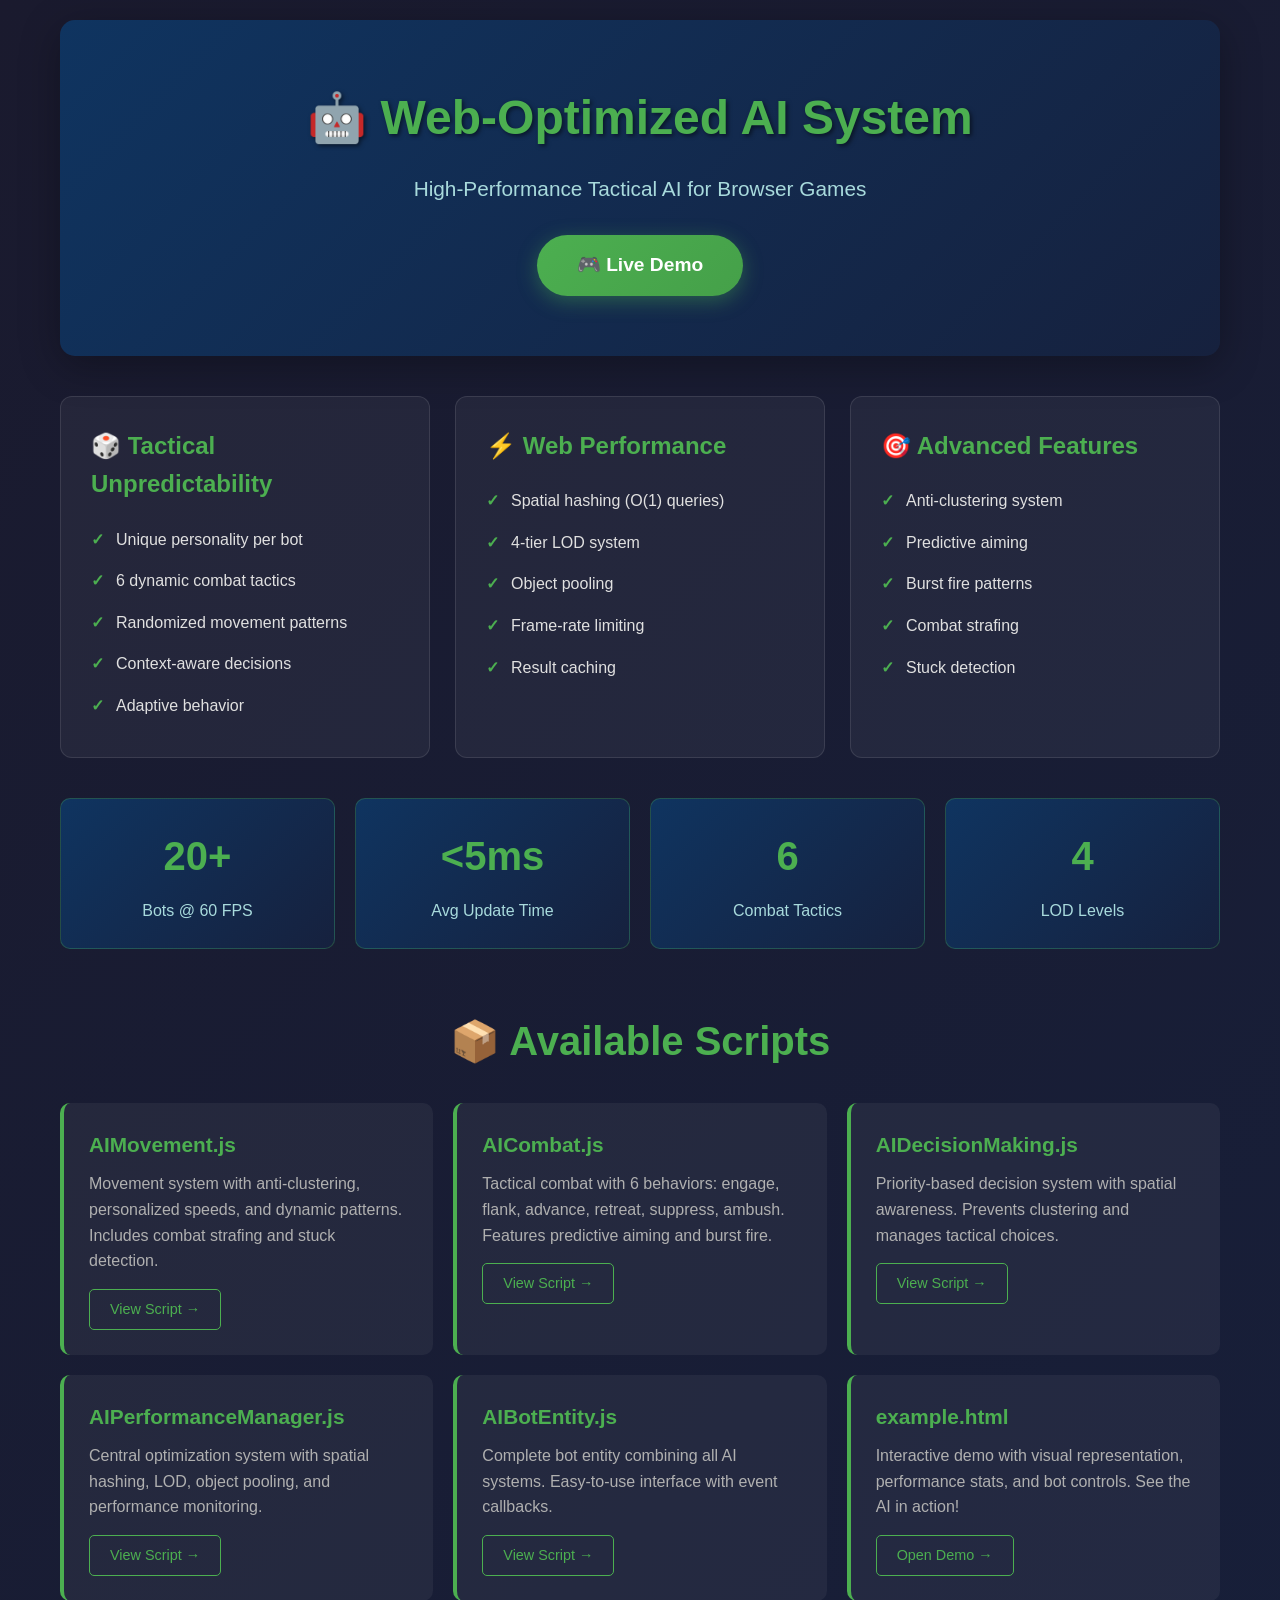
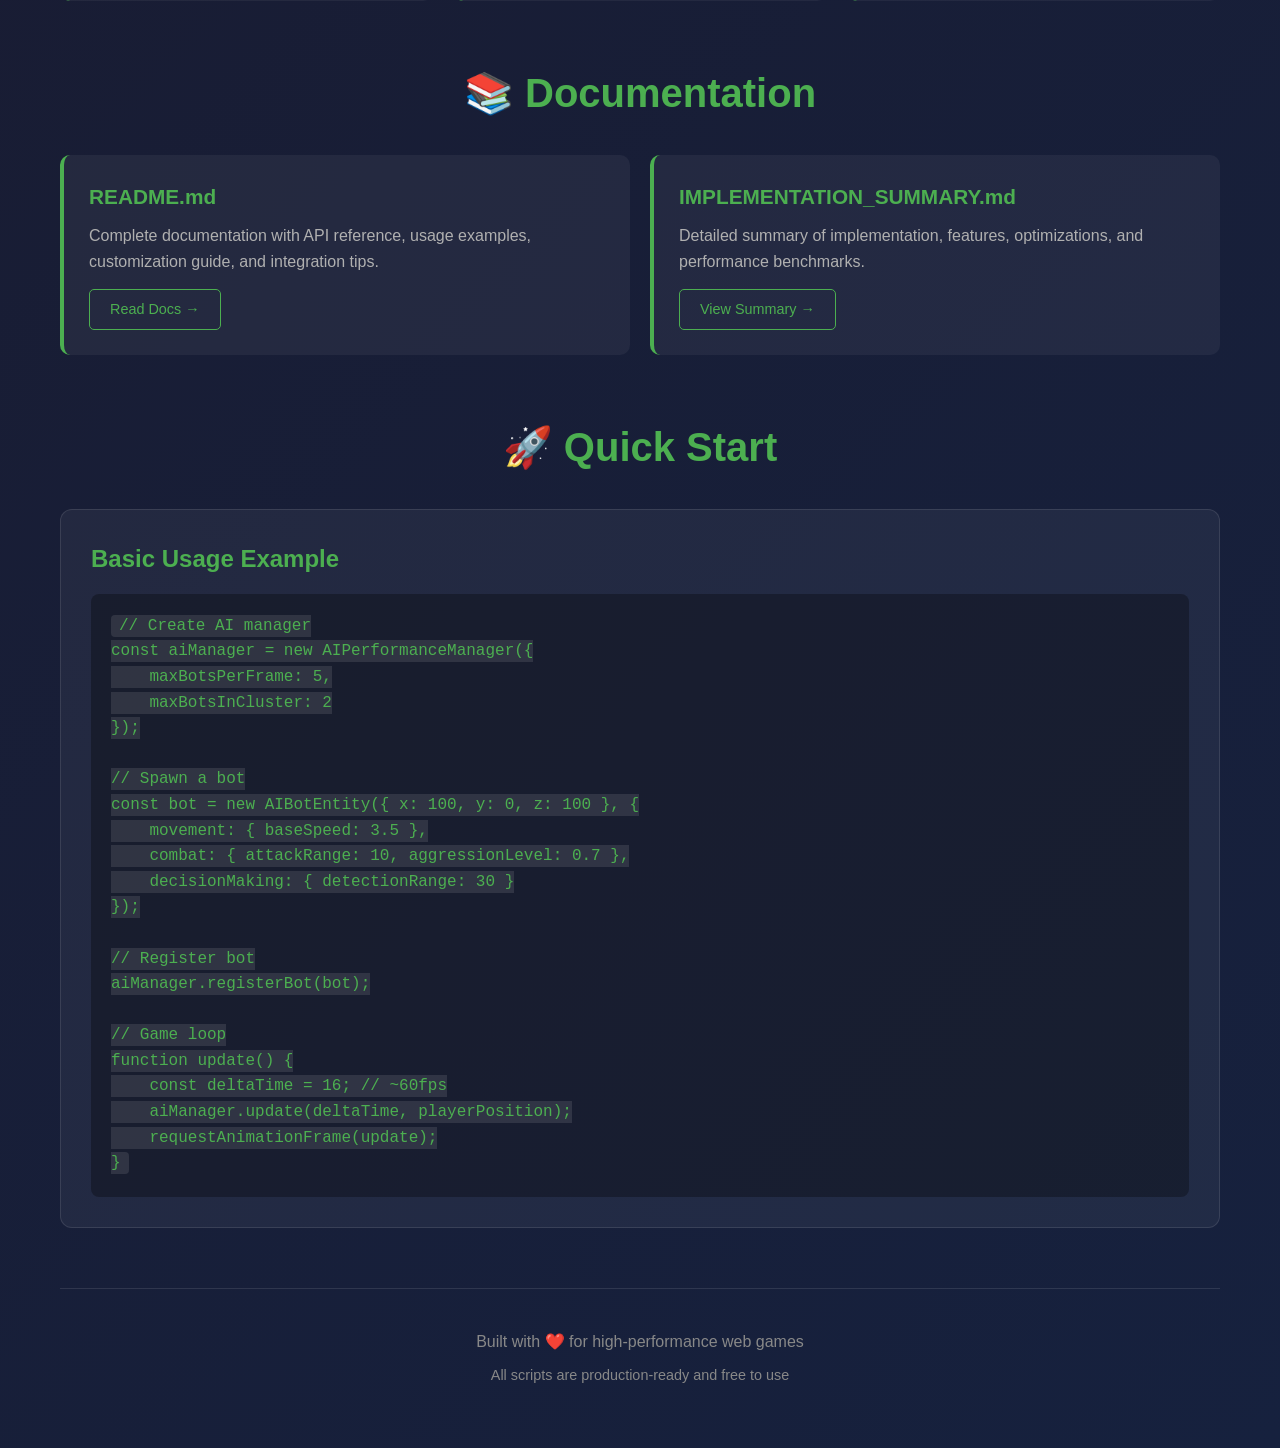
<file: BotAI/WebOptimized/index.html>
<!DOCTYPE html>
<html lang="en">
<head>
    <meta charset="UTF-8">
    <meta name="viewport" content="width=device-width, initial-scale=1.0">
    <title>Web-Optimized AI System - Documentation</title>
    <style>
        * {
            margin: 0;
            padding: 0;
            box-sizing: border-box;
        }
        
        body {
            font-family: 'Segoe UI', Tahoma, Geneva, Verdana, sans-serif;
            background: linear-gradient(135deg, #1a1a2e 0%, #16213e 100%);
            color: #e0e0e0;
            line-height: 1.6;
        }
        
        .container {
            max-width: 1200px;
            margin: 0 auto;
            padding: 20px;
        }
        
        header {
            text-align: center;
            padding: 60px 20px;
            background: linear-gradient(135deg, #0f3460 0%, #16213e 100%);
            border-radius: 15px;
            margin-bottom: 40px;
            box-shadow: 0 10px 40px rgba(0, 0, 0, 0.3);
        }
        
        h1 {
            font-size: 3em;
            margin-bottom: 15px;
            color: #4CAF50;
            text-shadow: 2px 2px 4px rgba(0, 0, 0, 0.5);
        }
        
        .tagline {
            font-size: 1.3em;
            color: #a8dadc;
            margin-bottom: 30px;
        }
        
        .demo-button {
            display: inline-block;
            background: linear-gradient(135deg, #4CAF50 0%, #45a049 100%);
            color: white;
            padding: 15px 40px;
            border-radius: 50px;
            text-decoration: none;
            font-size: 1.2em;
            font-weight: bold;
            box-shadow: 0 5px 20px rgba(76, 175, 80, 0.4);
            transition: all 0.3s ease;
        }
        
        .demo-button:hover {
            transform: translateY(-2px);
            box-shadow: 0 8px 30px rgba(76, 175, 80, 0.6);
        }
        
        .features {
            display: grid;
            grid-template-columns: repeat(auto-fit, minmax(300px, 1fr));
            gap: 25px;
            margin: 40px 0;
        }
        
        .feature-card {
            background: rgba(255, 255, 255, 0.05);
            padding: 30px;
            border-radius: 12px;
            border: 1px solid rgba(255, 255, 255, 0.1);
            transition: all 0.3s ease;
        }
        
        .feature-card:hover {
            background: rgba(255, 255, 255, 0.08);
            transform: translateY(-5px);
            box-shadow: 0 10px 30px rgba(0, 0, 0, 0.3);
        }
        
        .feature-card h3 {
            color: #4CAF50;
            margin-bottom: 15px;
            font-size: 1.5em;
        }
        
        .feature-card ul {
            list-style: none;
            padding-left: 0;
        }
        
        .feature-card li {
            padding: 8px 0;
            padding-left: 25px;
            position: relative;
        }
        
        .feature-card li:before {
            content: "✓";
            position: absolute;
            left: 0;
            color: #4CAF50;
            font-weight: bold;
        }
        
        .scripts-section {
            margin: 60px 0;
        }
        
        .scripts-section h2 {
            color: #4CAF50;
            font-size: 2.5em;
            margin-bottom: 30px;
            text-align: center;
        }
        
        .script-list {
            display: grid;
            grid-template-columns: repeat(auto-fit, minmax(350px, 1fr));
            gap: 20px;
        }
        
        .script-item {
            background: rgba(255, 255, 255, 0.05);
            padding: 25px;
            border-radius: 10px;
            border-left: 4px solid #4CAF50;
            transition: all 0.3s ease;
        }
        
        .script-item:hover {
            background: rgba(255, 255, 255, 0.08);
            border-left-width: 8px;
        }
        
        .script-item h4 {
            color: #4CAF50;
            font-size: 1.3em;
            margin-bottom: 10px;
        }
        
        .script-item p {
            color: #b0b0b0;
            margin-bottom: 15px;
        }
        
        .script-link {
            display: inline-block;
            color: #4CAF50;
            text-decoration: none;
            padding: 8px 20px;
            border: 1px solid #4CAF50;
            border-radius: 5px;
            transition: all 0.3s ease;
            font-size: 0.9em;
        }
        
        .script-link:hover {
            background: #4CAF50;
            color: white;
        }
        
        .stats-grid {
            display: grid;
            grid-template-columns: repeat(auto-fit, minmax(200px, 1fr));
            gap: 20px;
            margin: 40px 0;
        }
        
        .stat-box {
            background: linear-gradient(135deg, #0f3460 0%, #16213e 100%);
            padding: 25px;
            border-radius: 10px;
            text-align: center;
            border: 1px solid rgba(76, 175, 80, 0.3);
        }
        
        .stat-number {
            font-size: 2.5em;
            color: #4CAF50;
            font-weight: bold;
            display: block;
            margin-bottom: 10px;
        }
        
        .stat-label {
            color: #a8dadc;
            font-size: 1em;
        }
        
        footer {
            text-align: center;
            padding: 40px 20px;
            margin-top: 60px;
            border-top: 1px solid rgba(255, 255, 255, 0.1);
            color: #888;
        }
        
        code {
            background: rgba(255, 255, 255, 0.1);
            padding: 2px 8px;
            border-radius: 4px;
            font-family: 'Courier New', monospace;
            color: #4CAF50;
        }
    </style>
</head>
<body>
    <div class="container">
        <header>
            <h1>🤖 Web-Optimized AI System</h1>
            <p class="tagline">High-Performance Tactical AI for Browser Games</p>
            <a href="example.html" class="demo-button">🎮 Live Demo</a>
        </header>
        
        <div class="features">
            <div class="feature-card">
                <h3>🎲 Tactical Unpredictability</h3>
                <ul>
                    <li>Unique personality per bot</li>
                    <li>6 dynamic combat tactics</li>
                    <li>Randomized movement patterns</li>
                    <li>Context-aware decisions</li>
                    <li>Adaptive behavior</li>
                </ul>
            </div>
            
            <div class="feature-card">
                <h3>⚡ Web Performance</h3>
                <ul>
                    <li>Spatial hashing (O(1) queries)</li>
                    <li>4-tier LOD system</li>
                    <li>Object pooling</li>
                    <li>Frame-rate limiting</li>
                    <li>Result caching</li>
                </ul>
            </div>
            
            <div class="feature-card">
                <h3>🎯 Advanced Features</h3>
                <ul>
                    <li>Anti-clustering system</li>
                    <li>Predictive aiming</li>
                    <li>Burst fire patterns</li>
                    <li>Combat strafing</li>
                    <li>Stuck detection</li>
                </ul>
            </div>
        </div>
        
        <div class="stats-grid">
            <div class="stat-box">
                <span class="stat-number">20+</span>
                <span class="stat-label">Bots @ 60 FPS</span>
            </div>
            <div class="stat-box">
                <span class="stat-number">&lt;5ms</span>
                <span class="stat-label">Avg Update Time</span>
            </div>
            <div class="stat-box">
                <span class="stat-number">6</span>
                <span class="stat-label">Combat Tactics</span>
            </div>
            <div class="stat-box">
                <span class="stat-number">4</span>
                <span class="stat-label">LOD Levels</span>
            </div>
        </div>
        
        <section class="scripts-section">
            <h2>📦 Available Scripts</h2>
            <div class="script-list">
                <div class="script-item">
                    <h4>AIMovement.js</h4>
                    <p>Movement system with anti-clustering, personalized speeds, and dynamic patterns. Includes combat strafing and stuck detection.</p>
                    <a href="AIMovement.js" class="script-link">View Script →</a>
                </div>
                
                <div class="script-item">
                    <h4>AICombat.js</h4>
                    <p>Tactical combat with 6 behaviors: engage, flank, advance, retreat, suppress, ambush. Features predictive aiming and burst fire.</p>
                    <a href="AICombat.js" class="script-link">View Script →</a>
                </div>
                
                <div class="script-item">
                    <h4>AIDecisionMaking.js</h4>
                    <p>Priority-based decision system with spatial awareness. Prevents clustering and manages tactical choices.</p>
                    <a href="AIDecisionMaking.js" class="script-link">View Script →</a>
                </div>
                
                <div class="script-item">
                    <h4>AIPerformanceManager.js</h4>
                    <p>Central optimization system with spatial hashing, LOD, object pooling, and performance monitoring.</p>
                    <a href="AIPerformanceManager.js" class="script-link">View Script →</a>
                </div>
                
                <div class="script-item">
                    <h4>AIBotEntity.js</h4>
                    <p>Complete bot entity combining all AI systems. Easy-to-use interface with event callbacks.</p>
                    <a href="AIBotEntity.js" class="script-link">View Script →</a>
                </div>
                
                <div class="script-item">
                    <h4>example.html</h4>
                    <p>Interactive demo with visual representation, performance stats, and bot controls. See the AI in action!</p>
                    <a href="example.html" class="script-link">Open Demo →</a>
                </div>
            </div>
        </section>
        
        <section class="scripts-section">
            <h2>📚 Documentation</h2>
            <div class="script-list">
                <div class="script-item">
                    <h4>README.md</h4>
                    <p>Complete documentation with API reference, usage examples, customization guide, and integration tips.</p>
                    <a href="README.md" class="script-link">Read Docs →</a>
                </div>
                
                <div class="script-item">
                    <h4>IMPLEMENTATION_SUMMARY.md</h4>
                    <p>Detailed summary of implementation, features, optimizations, and performance benchmarks.</p>
                    <a href="IMPLEMENTATION_SUMMARY.md" class="script-link">View Summary →</a>
                </div>
            </div>
        </section>
        
        <section class="scripts-section">
            <h2>🚀 Quick Start</h2>
            <div class="feature-card">
                <h3>Basic Usage Example</h3>
                <pre style="background: rgba(0,0,0,0.3); padding: 20px; border-radius: 8px; overflow-x: auto; color: #e0e0e0;">
<code>// Create AI manager
const aiManager = new AIPerformanceManager({
    maxBotsPerFrame: 5,
    maxBotsInCluster: 2
});

// Spawn a bot
const bot = new AIBotEntity({ x: 100, y: 0, z: 100 }, {
    movement: { baseSpeed: 3.5 },
    combat: { attackRange: 10, aggressionLevel: 0.7 },
    decisionMaking: { detectionRange: 30 }
});

// Register bot
aiManager.registerBot(bot);

// Game loop
function update() {
    const deltaTime = 16; // ~60fps
    aiManager.update(deltaTime, playerPosition);
    requestAnimationFrame(update);
}</code></pre>
            </div>
        </section>
        
        <footer>
            <p>Built with ❤️ for high-performance web games</p>
            <p style="margin-top: 10px; font-size: 0.9em;">
                All scripts are production-ready and free to use
            </p>
        </footer>
    </div>
</body>
</html>
</file>
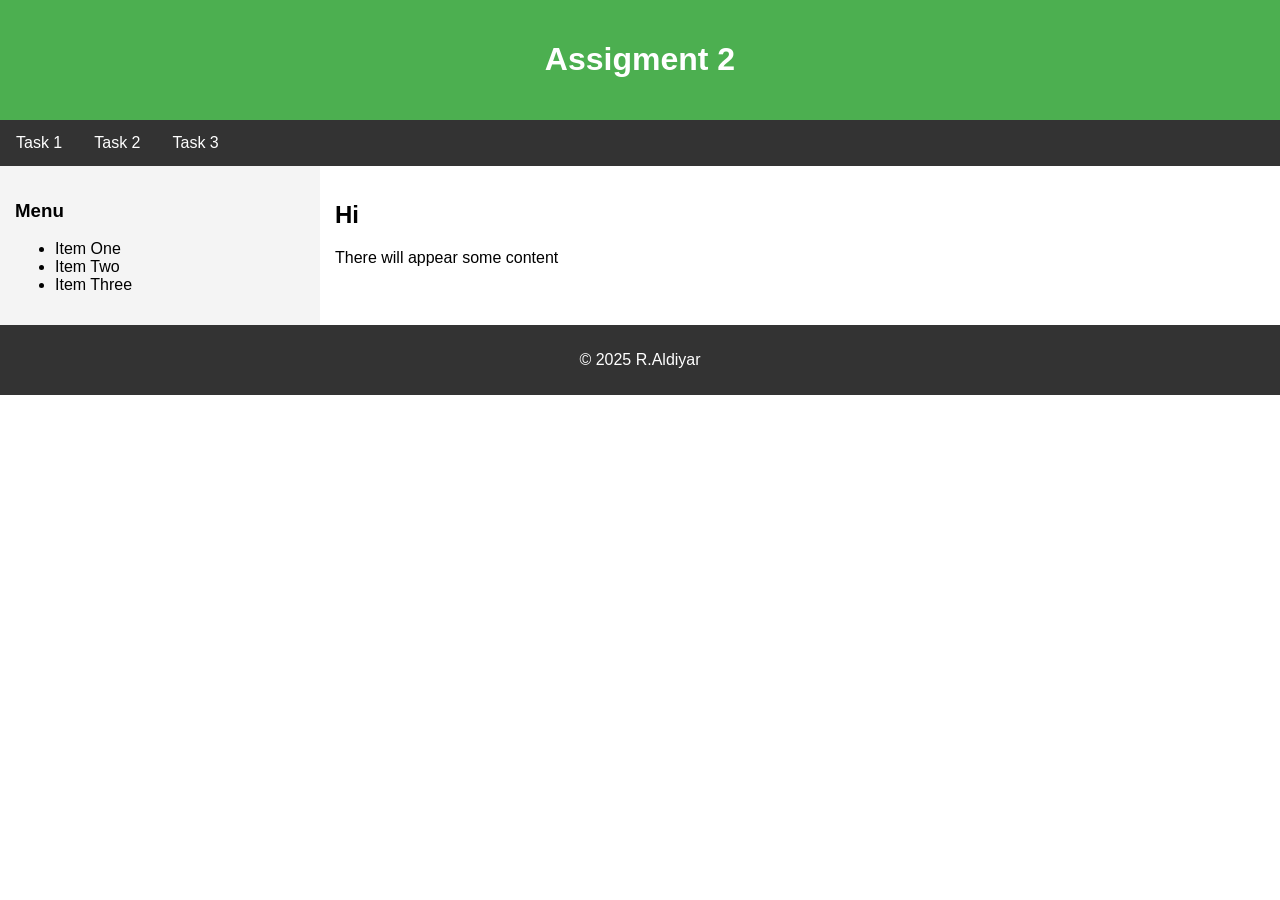
<file: Task1/task1.html>
﻿<!DOCTYPE html>
<html lang="en">
<head>
    <meta charset="UTF-8">
    <title>Task 1 - Simple Layout</title>
    <link rel="stylesheet" href="style.css">
</head>
<body>

    <!-- Header -->
    <div id="header">
        <h1>Assigment 2</h1>
    </div>

    <!-- Navigation bar -->
    <div id="navbar">
        <a href="task1.html">Task 1</a>
        <a href="exercise1/task2.html">Task 2</a>
        <a href="exercise3/task3.html">Task 3</a>
    </div>

    <!-- Sidebar -->
    <div id="sidebar">
        <h3>Menu</h3>
        <ul>
            <li>Item One</li>
            <li>Item Two</li>
            <li>Item Three</li>
        </ul>
    </div>

    <!-- Main Content -->
    <div id="content">
        <h2>Hi</h2>
        <p>There will appear some content</p>
    </div>

    <div id="footer">
        <p>&copy; 2025 R.Aldiyar</p>
    </div>
</body>
</html>
</file>
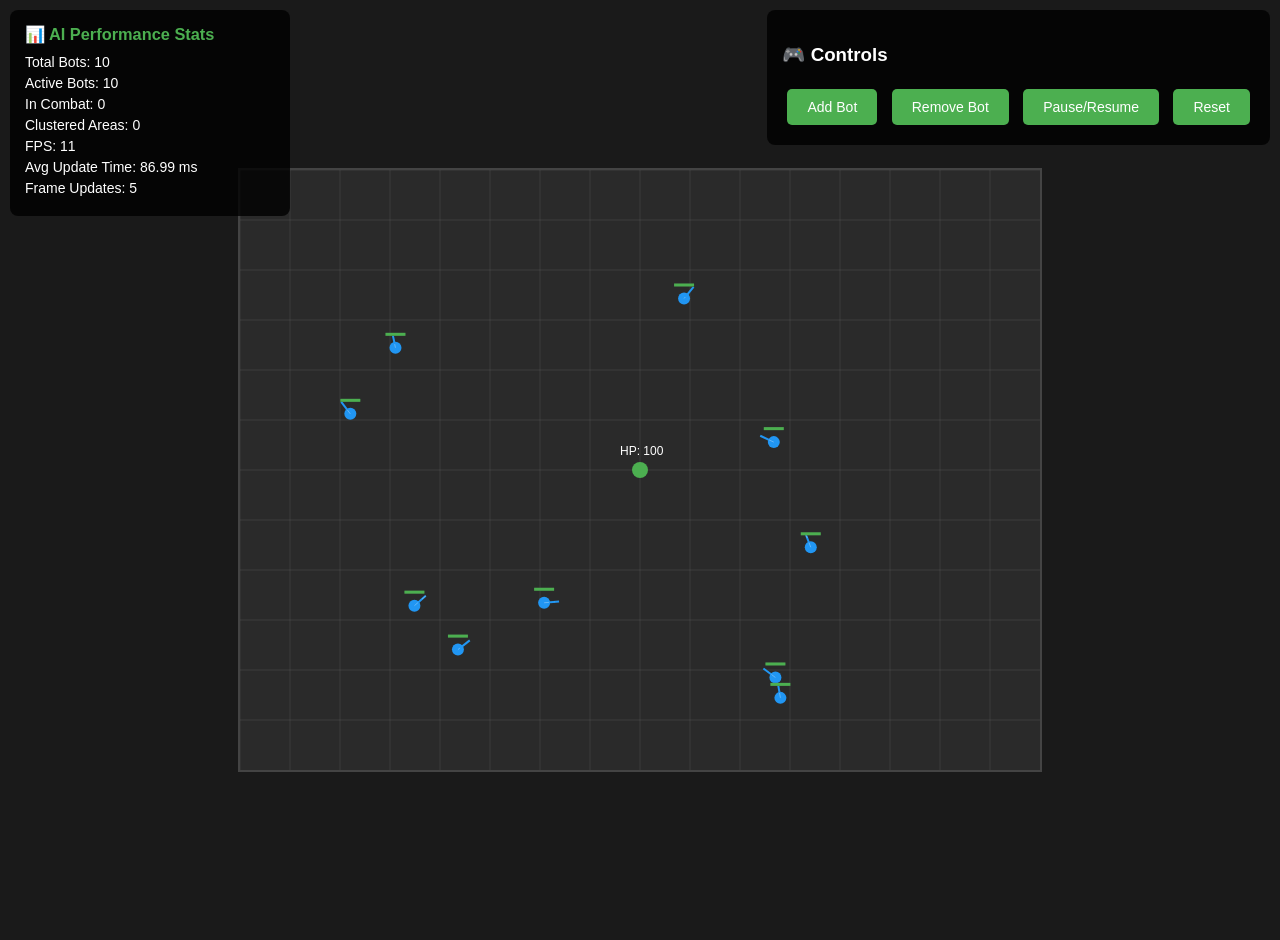
<file: BotAI/WebOptimized/example.html>
<!DOCTYPE html>
<html lang="en">
<head>
    <meta charset="UTF-8">
    <meta name="viewport" content="width=device-width, initial-scale=1.0">
    <title>AI Bot System - Example</title>
    <style>
        body {
            margin: 0;
            font-family: 'Segoe UI', Tahoma, Geneva, Verdana, sans-serif;
            background: #1a1a1a;
            color: #fff;
        }
        
        #gameCanvas {
            display: block;
            background: #2a2a2a;
            border: 2px solid #444;
        }
        
        #stats {
            position: absolute;
            top: 10px;
            left: 10px;
            background: rgba(0, 0, 0, 0.8);
            padding: 15px;
            border-radius: 8px;
            font-size: 14px;
            min-width: 250px;
        }
        
        #stats h3 {
            margin: 0 0 10px 0;
            color: #4CAF50;
        }
        
        #stats div {
            margin: 5px 0;
        }
        
        #controls {
            position: absolute;
            top: 10px;
            right: 10px;
            background: rgba(0, 0, 0, 0.8);
            padding: 15px;
            border-radius: 8px;
        }
        
        button {
            background: #4CAF50;
            color: white;
            border: none;
            padding: 10px 20px;
            margin: 5px;
            border-radius: 5px;
            cursor: pointer;
            font-size: 14px;
        }
        
        button:hover {
            background: #45a049;
        }
        
        .container {
            display: flex;
            justify-content: center;
            align-items: center;
            min-height: 100vh;
            padding: 20px;
        }
    </style>
</head>
<body>
    <div class="container">
        <canvas id="gameCanvas" width="800" height="600"></canvas>
    </div>
    
    <div id="stats">
        <h3>📊 AI Performance Stats</h3>
        <div>Total Bots: <span id="totalBots">0</span></div>
        <div>Active Bots: <span id="activeBots">0</span></div>
        <div>In Combat: <span id="combatBots">0</span></div>
        <div>Clustered Areas: <span id="clusteredAreas">0</span></div>
        <div>FPS: <span id="fps">60</span></div>
        <div>Avg Update Time: <span id="updateTime">0</span> ms</div>
        <div>Frame Updates: <span id="frameUpdates">0</span></div>
    </div>
    
    <div id="controls">
        <h3>🎮 Controls</h3>
        <button onclick="spawnBot()">Add Bot</button>
        <button onclick="removeBot()">Remove Bot</button>
        <button onclick="togglePause()">Pause/Resume</button>
        <button onclick="resetSimulation()">Reset</button>
    </div>

    <!-- Load AI Scripts -->
    <script src="AIMovement.js"></script>
    <script src="AICombat.js"></script>
    <script src="AIDecisionMaking.js"></script>
    <script src="AIPerformanceManager.js"></script>
    <script src="AIBotEntity.js"></script>
    
    <script>
        // Setup canvas
        const canvas = document.getElementById('gameCanvas');
        const ctx = canvas.getContext('2d');
        
        // Game state
        let isPaused = false;
        let lastFrameTime = performance.now();
        
        // Player position (mouse controlled)
        const player = {
            position: { x: 400, y: 0, z: 300 },
            velocity: { x: 0, y: 0, z: 0 },
            health: 100,
            maxHealth: 100,
            takeDamage: function(damage) {
                this.health = Math.max(0, this.health - damage);
            }
        };
        
        // AI Manager
        const aiManager = new AIPerformanceManager({
            maxBotsPerFrame: 5,
            spatialGridSize: 10,
            maxBotsInCluster: 2
        });
        
        // Bot spawning
        function spawnBot() {
            const x = Math.random() * 700 + 50;
            const z = Math.random() * 500 + 50;
            
            const bot = new AIBotEntity({ x, y: 0, z }, {
                movement: {
                    baseSpeed: 3 + Math.random() * 2,
                    personalSpaceRadius: 3
                },
                combat: {
                    attackRange: 8 + Math.random() * 4,
                    aggressionLevel: 0.5 + Math.random() * 0.4
                },
                decisionMaking: {
                    detectionRange: 25 + Math.random() * 10
                }
            });
            
            // Setup callbacks
            bot.onAttack = (isHit) => {
                if (isHit) {
                    player.takeDamage(bot.combat.weaponDamage);
                }
            };
            
            aiManager.registerBot(bot);
        }
        
        function removeBot() {
            if (aiManager.allBots.length > 0) {
                const bot = aiManager.allBots[aiManager.allBots.length - 1];
                aiManager.unregisterBot(bot);
            }
        }
        
        function togglePause() {
            isPaused = !isPaused;
        }
        
        function resetSimulation() {
            aiManager.clearAll();
            player.health = player.maxHealth;
        }
        
        // Mouse tracking for player position
        canvas.addEventListener('mousemove', (e) => {
            const rect = canvas.getBoundingClientRect();
            player.position.x = e.clientX - rect.left;
            player.position.z = e.clientY - rect.top;
        });
        
        // Main game loop
        function gameLoop() {
            const now = performance.now();
            const deltaTime = now - lastFrameTime;
            lastFrameTime = now;
            
            // Clear canvas
            ctx.fillStyle = '#2a2a2a';
            ctx.fillRect(0, 0, canvas.width, canvas.height);
            
            if (!isPaused) {
                // Update AI system
                aiManager.update(deltaTime, player.position);
                
                // Update stats display
                updateStats();
            }
            
            // Render
            render();
            
            requestAnimationFrame(gameLoop);
        }
        
        // Render function
        function render() {
            // Draw spatial grid (debug)
            ctx.strokeStyle = 'rgba(100, 100, 100, 0.3)';
            ctx.lineWidth = 1;
            for (let x = 0; x < canvas.width; x += 50) {
                ctx.beginPath();
                ctx.moveTo(x, 0);
                ctx.lineTo(x, canvas.height);
                ctx.stroke();
            }
            for (let y = 0; y < canvas.height; y += 50) {
                ctx.beginPath();
                ctx.moveTo(0, y);
                ctx.lineTo(canvas.width, y);
                ctx.stroke();
            }
            
            // Draw player
            ctx.fillStyle = '#4CAF50';
            ctx.beginPath();
            ctx.arc(player.position.x, player.position.z, 8, 0, Math.PI * 2);
            ctx.fill();
            
            // Draw player health
            ctx.fillStyle = '#fff';
            ctx.font = '12px Arial';
            ctx.fillText(`HP: ${Math.round(player.health)}`, player.position.x - 20, player.position.z - 15);
            
            // Draw bots
            for (const bot of aiManager.allBots) {
                if (!bot || !bot.active) continue;
                
                const state = bot.getState();
                
                // Bot color based on state
                let color = '#888';
                if (state.isInCombat) color = '#f44336';
                else if (state.decision === 'hunt') color = '#ff9800';
                else if (state.decision === 'patrol') color = '#2196F3';
                
                // Draw bot
                ctx.fillStyle = color;
                ctx.beginPath();
                ctx.arc(bot.position.x, bot.position.z, 6, 0, Math.PI * 2);
                ctx.fill();
                
                // Draw direction indicator
                ctx.strokeStyle = color;
                ctx.lineWidth = 2;
                ctx.beginPath();
                ctx.moveTo(bot.position.x, bot.position.z);
                ctx.lineTo(
                    bot.position.x + Math.sin(bot.rotation) * 15,
                    bot.position.z + Math.cos(bot.rotation) * 15
                );
                ctx.stroke();
                
                // Draw destination if has one
                if (bot.movement.hasDestination && bot.movement.destination) {
                    ctx.strokeStyle = 'rgba(255, 255, 255, 0.3)';
                    ctx.lineWidth = 1;
                    ctx.setLineDash([5, 5]);
                    ctx.beginPath();
                    ctx.moveTo(bot.position.x, bot.position.z);
                    ctx.lineTo(bot.movement.destination.x, bot.movement.destination.z);
                    ctx.stroke();
                    ctx.setLineDash([]);
                }
                
                // Draw health bar
                const healthWidth = 20;
                const healthHeight = 3;
                const healthPercent = state.health;
                
                ctx.fillStyle = '#333';
                ctx.fillRect(bot.position.x - healthWidth/2, bot.position.z - 15, healthWidth, healthHeight);
                ctx.fillStyle = healthPercent > 0.5 ? '#4CAF50' : (healthPercent > 0.25 ? '#ff9800' : '#f44336');
                ctx.fillRect(bot.position.x - healthWidth/2, bot.position.z - 15, healthWidth * healthPercent, healthHeight);
            }
        }
        
        // Update stats display
        function updateStats() {
            const stats = aiManager.getStats();
            
            document.getElementById('totalBots').textContent = stats.totalBots;
            document.getElementById('activeBots').textContent = stats.activeBots;
            document.getElementById('combatBots').textContent = stats.botsInCombat;
            document.getElementById('clusteredAreas').textContent = stats.clusteredAreas;
            document.getElementById('fps').textContent = stats.fps;
            document.getElementById('updateTime').textContent = stats.avgUpdateTime.toFixed(2);
            document.getElementById('frameUpdates').textContent = stats.frameUpdateCount;
        }
        
        // Initialize with some bots
        for (let i = 0; i < 10; i++) {
            spawnBot();
        }
        
        // Start game loop
        gameLoop();
    </script>
</body>
</html>
</file>
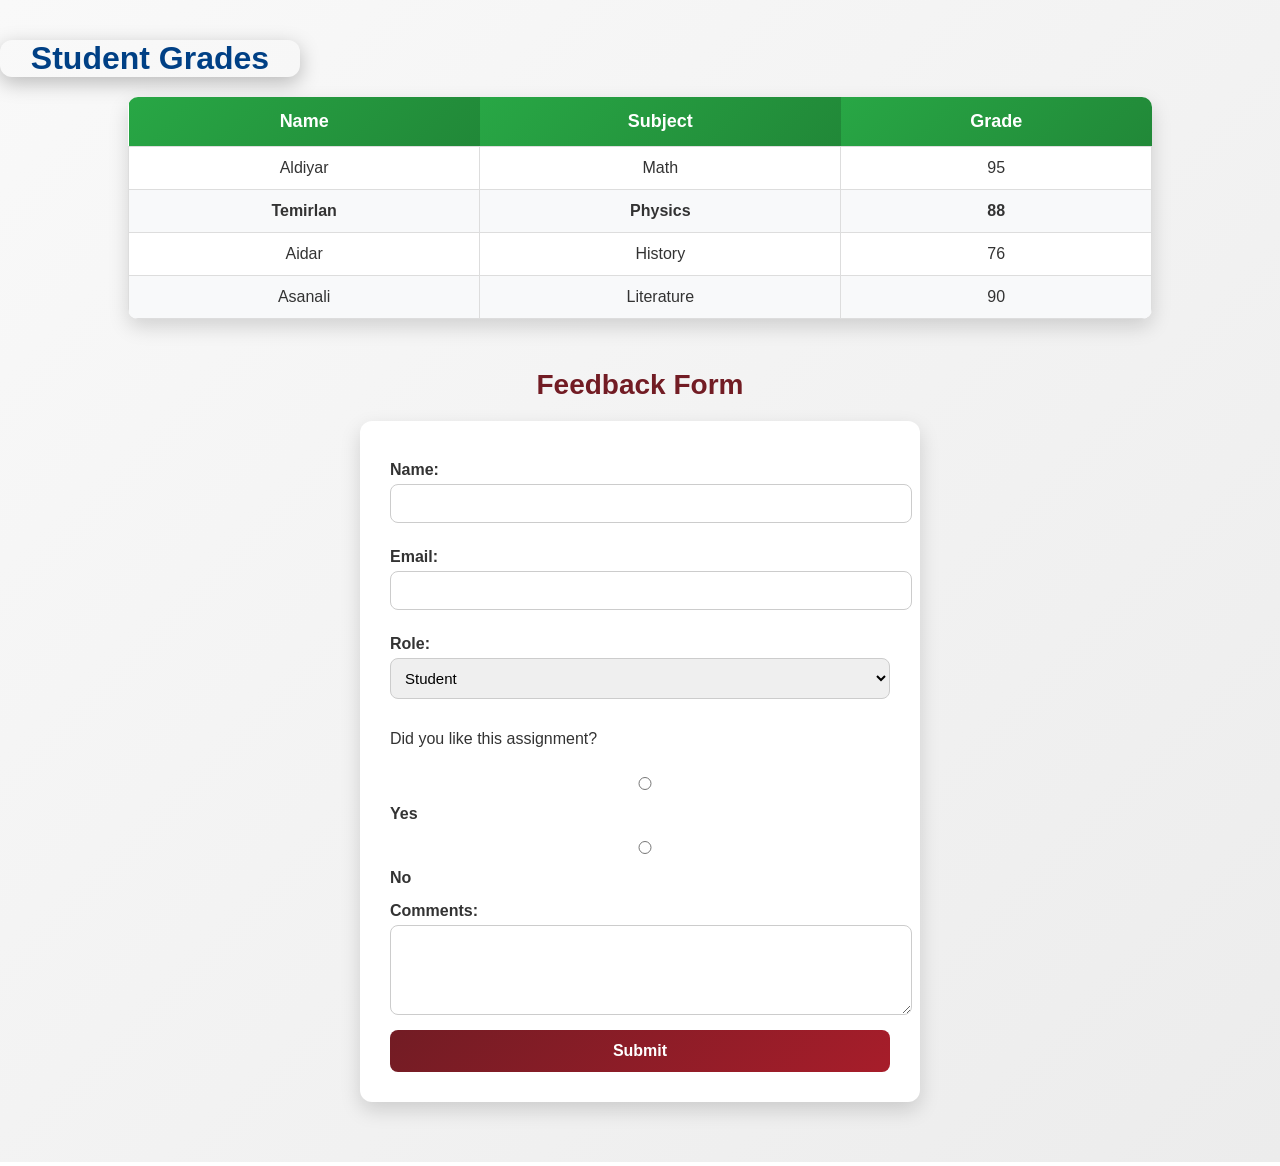
<file: Task1/exercise3/task3.html>
﻿<!DOCTYPE html>
<html lang="en">
<head>
    <meta charset="UTF-8">
    <title>Task 3 - Table and Form</title>
    <link rel="stylesheet" href="stylen.css">
</head>
<body>

    <h1 id="table-heading">Student Grades</h1>

    <table>
        <thead>
            <tr>
                <th>Name</th>
                <th>Subject</th>
                <th>Grade</th>
            </tr>
        </thead>
        <tbody>
            <tr>
                <td>Aldiyar</td>
                <td>Math</td>
                <td>95</td>
            </tr>
            <tr class="highlight-row">
                <td>Temirlan</td>
                <td>Physics</td>
                <td>88</td>
            </tr>
            <tr>
                <td>Aidar</td>
                <td>History</td>
                <td>76</td>
            </tr>
            <tr>
                <td>Asanali</td>
                <td>Literature</td>
                <td>90</td>
            </tr>
        </tbody>
    </table>

    <!-- Форма -->
    <h1 id="form-heading">Feedback Form</h1>

    <form id="feedback-form">
        <label for="name">Name:</label>
        <input type="text" id="name" name="name" required>

        <label for="email">Email:</label>
        <input type="email" id="email" name="email" required>

        <label for="role">Role:</label>
        <select id="role" name="role">
            <option>Student</option>
            <option>Teacher</option>
            <option>Other</option>
        </select>

        <p>Did you like this assignment?</p>
        <label><input type="radio" name="like" value="yes"> Yes</label>
        <label><input type="radio" name="like" value="no"> No</label>

        <label for="comments">Comments:</label>
        <textarea id="comments" name="comments" rows="4"></textarea>

        <button type="submit">Submit</button>
    </form>

</body>
</html>
</file>
<file: Task1/style.css>
/* ����� ����� */
body {
    margin: 0;
    font-family: Arial, sans-serif;
}

/* Header */
#header {
    background-color: #4CAF50;
    color: white;
    text-align: center;
    padding: 20px;
}

/* Navbar */
#navbar {
    background-color: #333;
    overflow: hidden;
}

    #navbar a {
        float: left;
        display: block;
        color: white;
        text-align: center;
        padding: 14px 16px;
        text-decoration: none;
    }

        #navbar a:hover {
            background-color: #ddd;
            color: black;
        }

/* Sidebar */
#sidebar {
    float: left;
    width: 25%;
    background-color: #f4f4f4;
    padding: 15px;
    box-sizing: border-box;
}

/* Content */
#content {
    float: right;
    width: 75%;
    padding: 15px;
    box-sizing: border-box;
}

/* Footer */
#footer {
    clear: both;
    background-color: #333;
    color: white;
    text-align: center;
    padding: 10px;
}
</file>
<file: Task1/exercise3/stylen.css>
body {
    font-family: 'Roboto', sans-serif;
    background: linear-gradient(135deg, #f9f9f9, #ececec);
    margin: 0;
    padding: 0;
    color: #333;
}

/* ��������� */
#table-heading {
    display: block;
    max-width: 300px;
    margin: 30px auto;
    border-radius: 12px;
    box-shadow: 0 6px 20px rgba(0,0,0,0.25);
    transition: transform 0.3s ease;

    text-align: center;
    font-size: 32px;
    color: #004085;
    margin: 40px 0 20px 0;
}

#form-heading {
    text-align: center;
    font-size: 28px;
    color: #721c24;
    margin: 40px 0 20px 0;
}

/* ������� */
table {
    align: center;
    border-collapse: collapse;
    width: 80%;
    margin: 0 auto 50px auto;
    background: white;
    border-radius: 10px;
    overflow: hidden;
    box-shadow: 0 8px 20px rgba(0,0,0,0.15);
}

th {
    background: linear-gradient(135deg, #28a745, #218838);
    color: white;
    padding: 14px;
    font-size: 18px;
}

td {
    border: 1px solid #ddd;
    padding: 12px;
    text-align: center;
    font-size: 16px;
}

tbody tr:nth-child(even) {
    background-color: #f8f9fa;
}

.highlight-row {
    background-color: #fff3cd;
    font-weight: bold;
}

/* ����� */
#feedback-form {
    background: white;
    max-width: 500px;
    margin: 0 auto 60px auto;
    padding: 30px;
    border-radius: 12px;
    box-shadow: 0 8px 20px rgba(0,0,0,0.15);
    display: flex;
    flex-direction: column;
}

    #feedback-form label {
        font-weight: bold;
        margin-top: 10px;
        margin-bottom: 5px;
    }

    #feedback-form input,
    #feedback-form select,
    #feedback-form textarea {
        width: 100%;
        padding: 10px;
        margin-bottom: 15px;
        border: 1px solid #ccc;
        border-radius: 8px;
        font-size: 15px;
    }

        #feedback-form input:focus,
        #feedback-form select:focus,
        #feedback-form textarea:focus {
            border-color: #007bff;
            outline: none;
        }

    #feedback-form button {
        background: linear-gradient(135deg, #721c24, #a71d2a);
        color: white;
        padding: 12px;
        border: none;
        border-radius: 8px;
        cursor: pointer;
        font-size: 16px;
        font-weight: bold;
        transition: 0.3s ease;
    }

        #feedback-form button:hover {
            background: linear-gradient(135deg, #a71d2a, #721c24);
            transform: translateY(-2px);
        }
</file>
